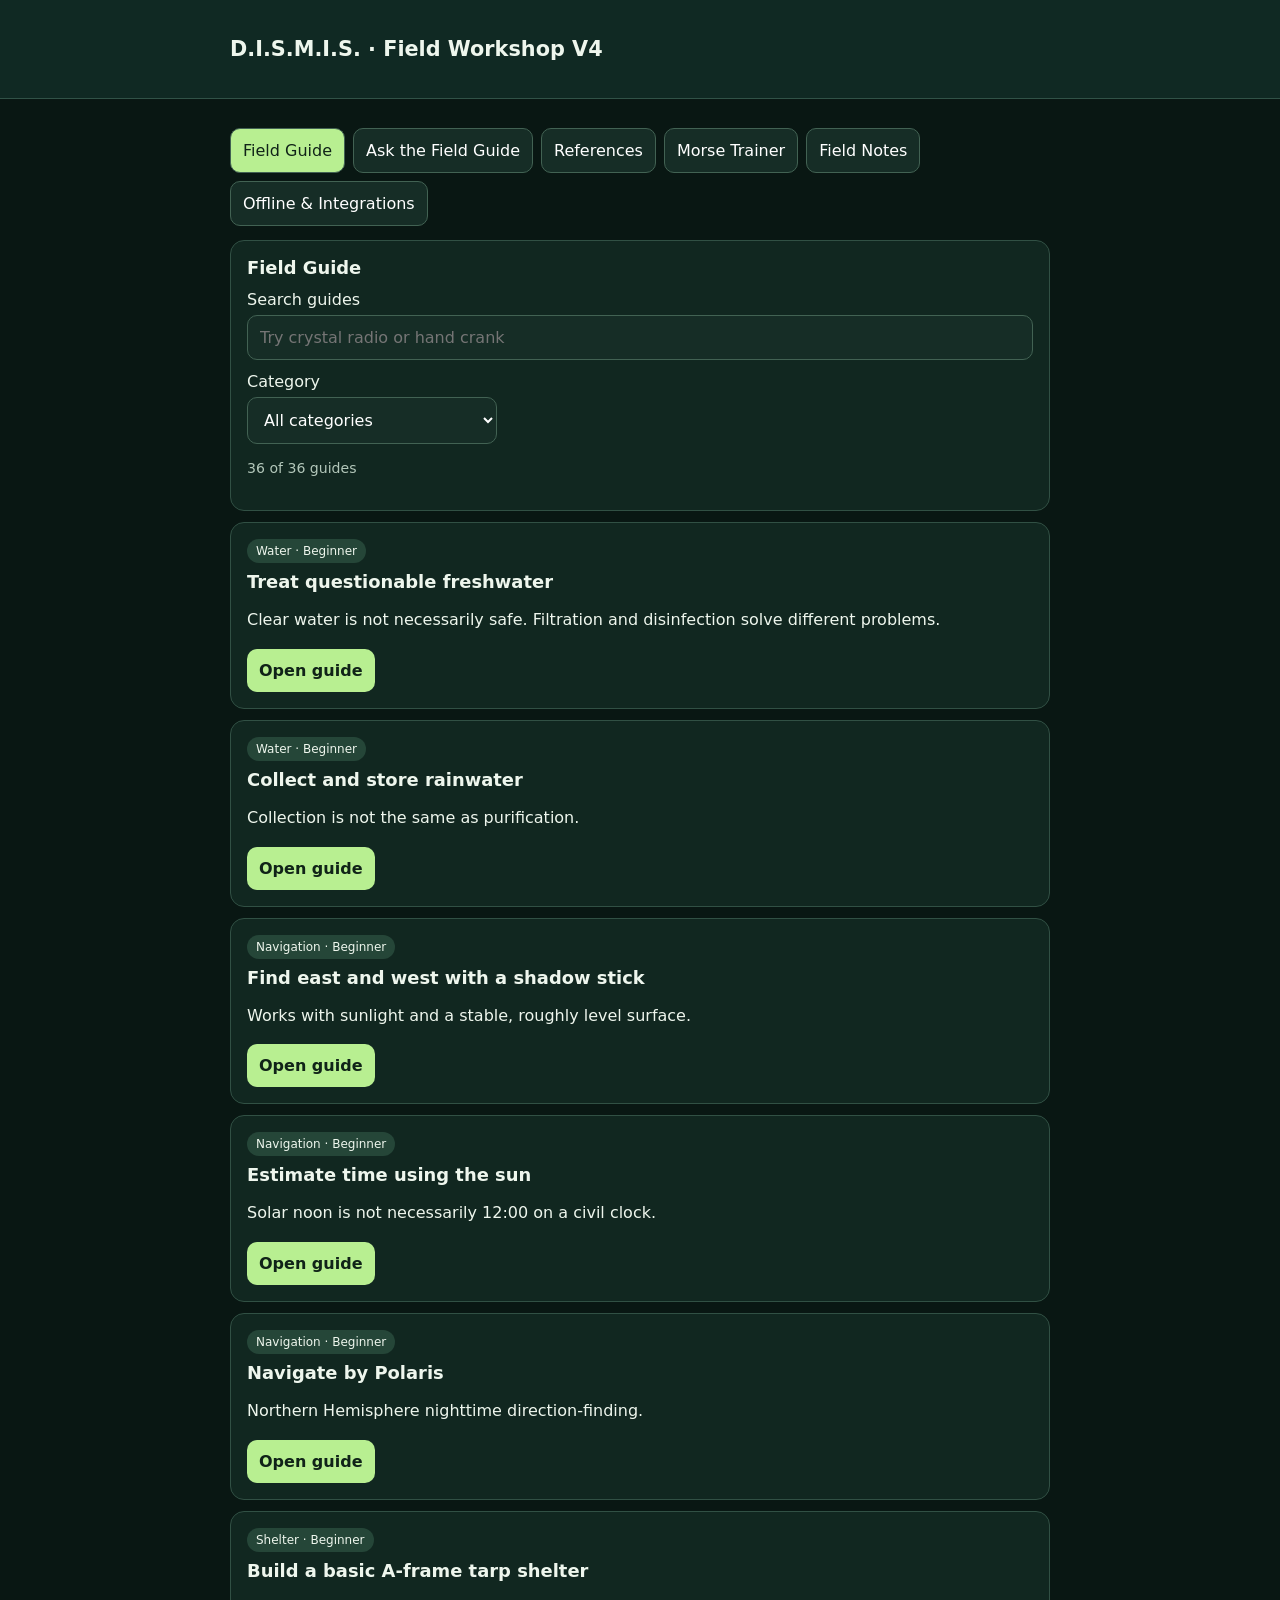
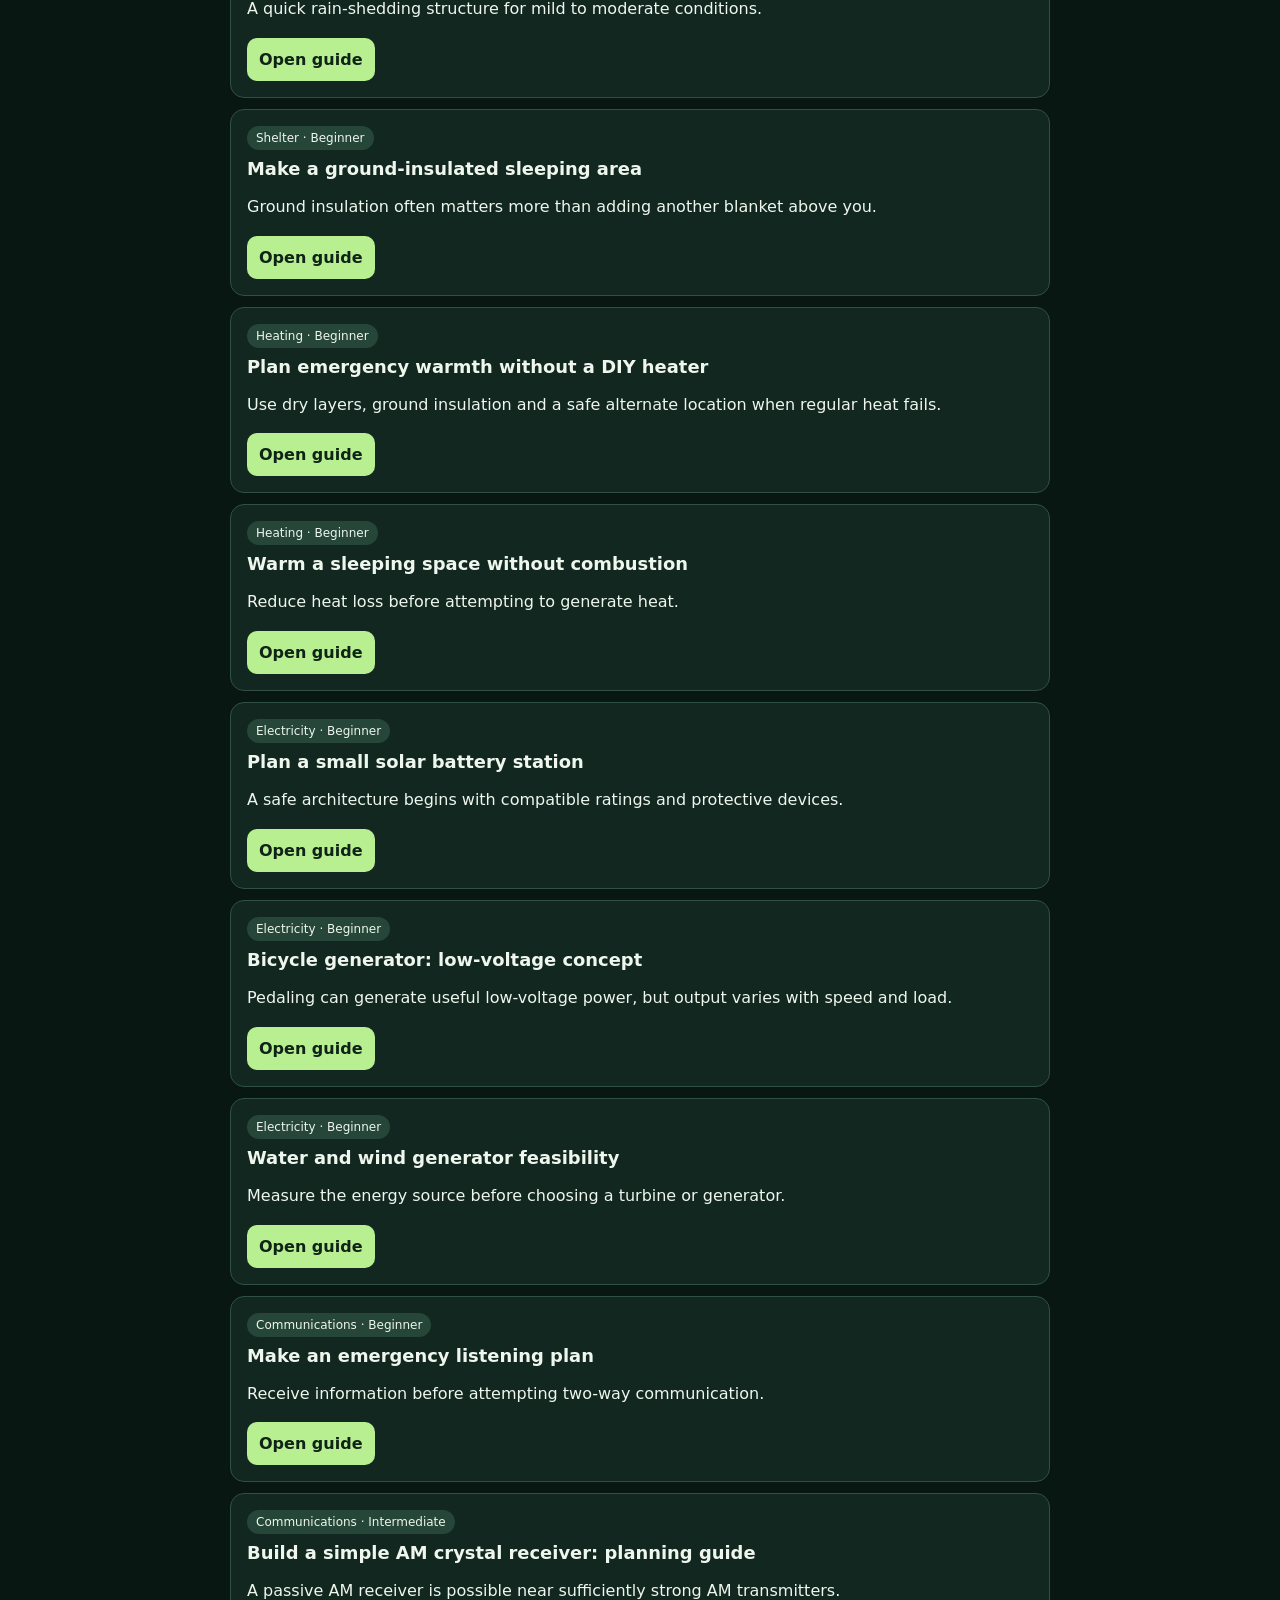
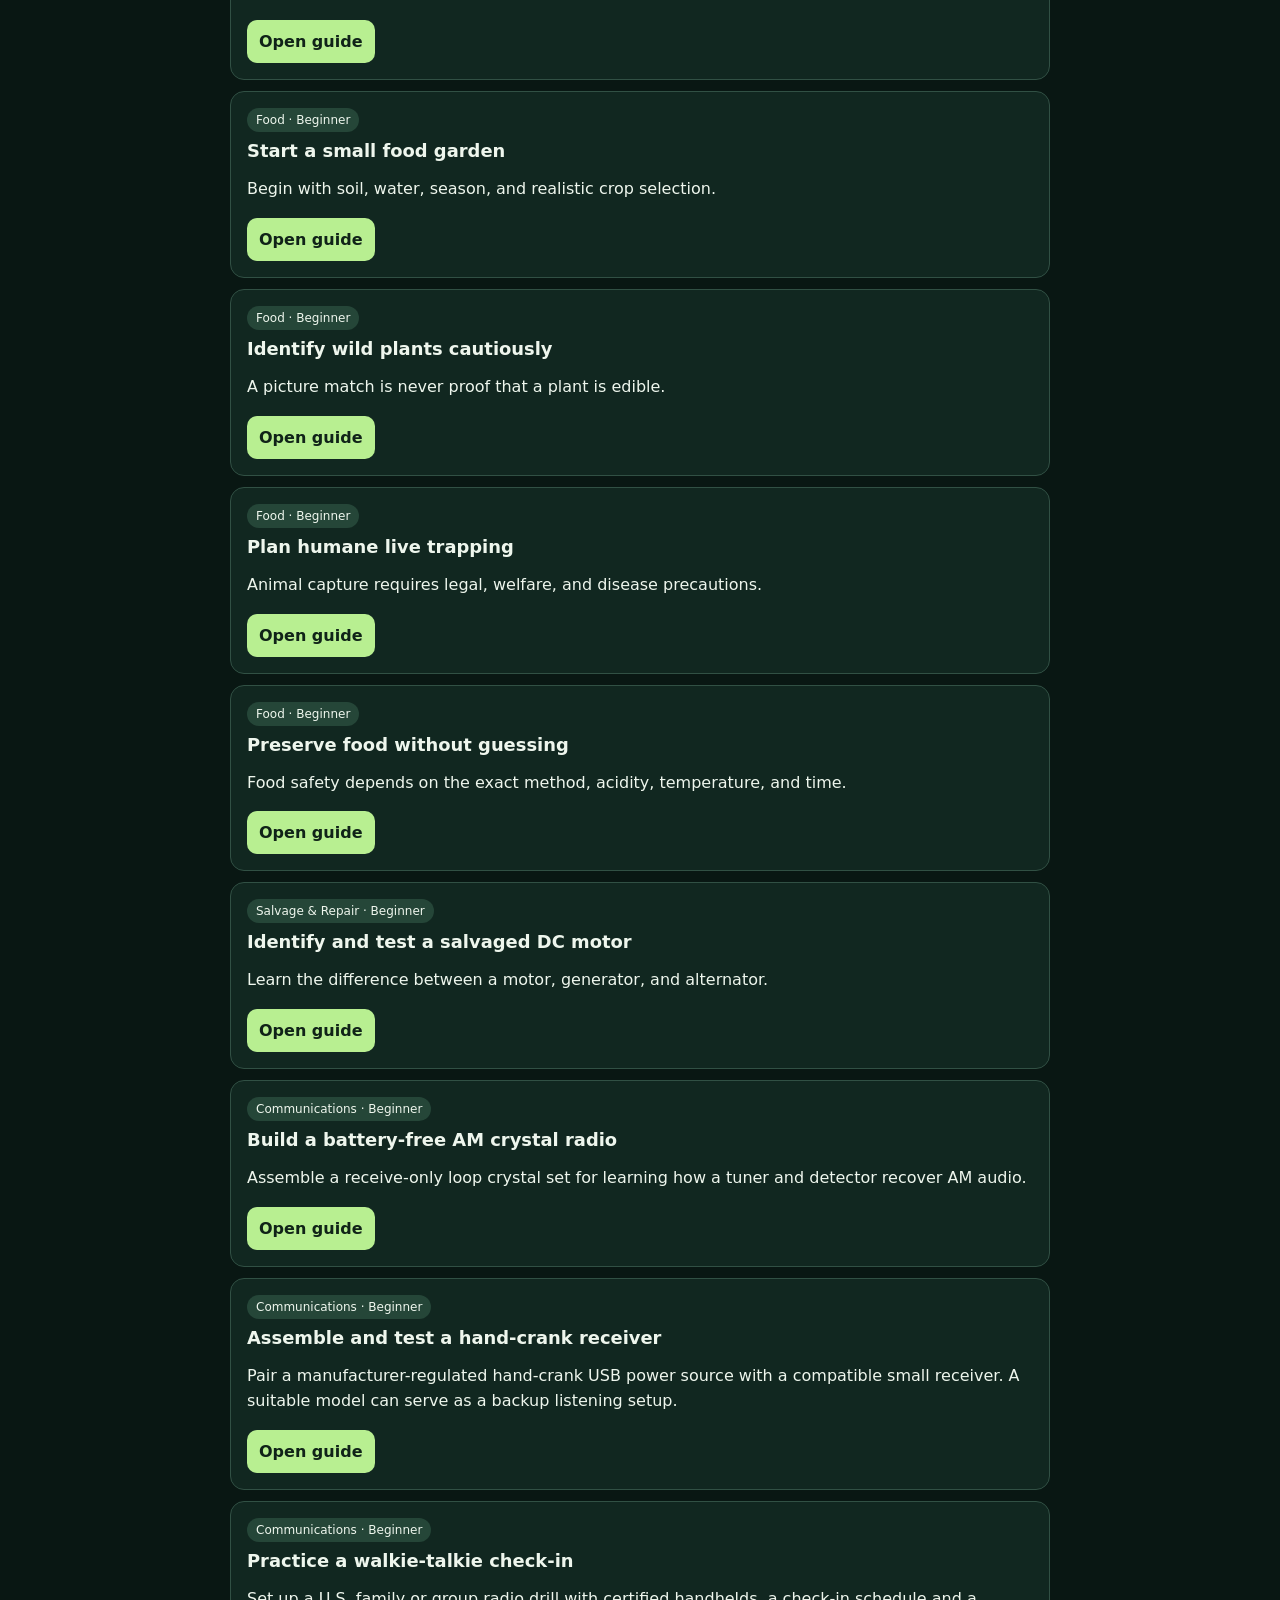
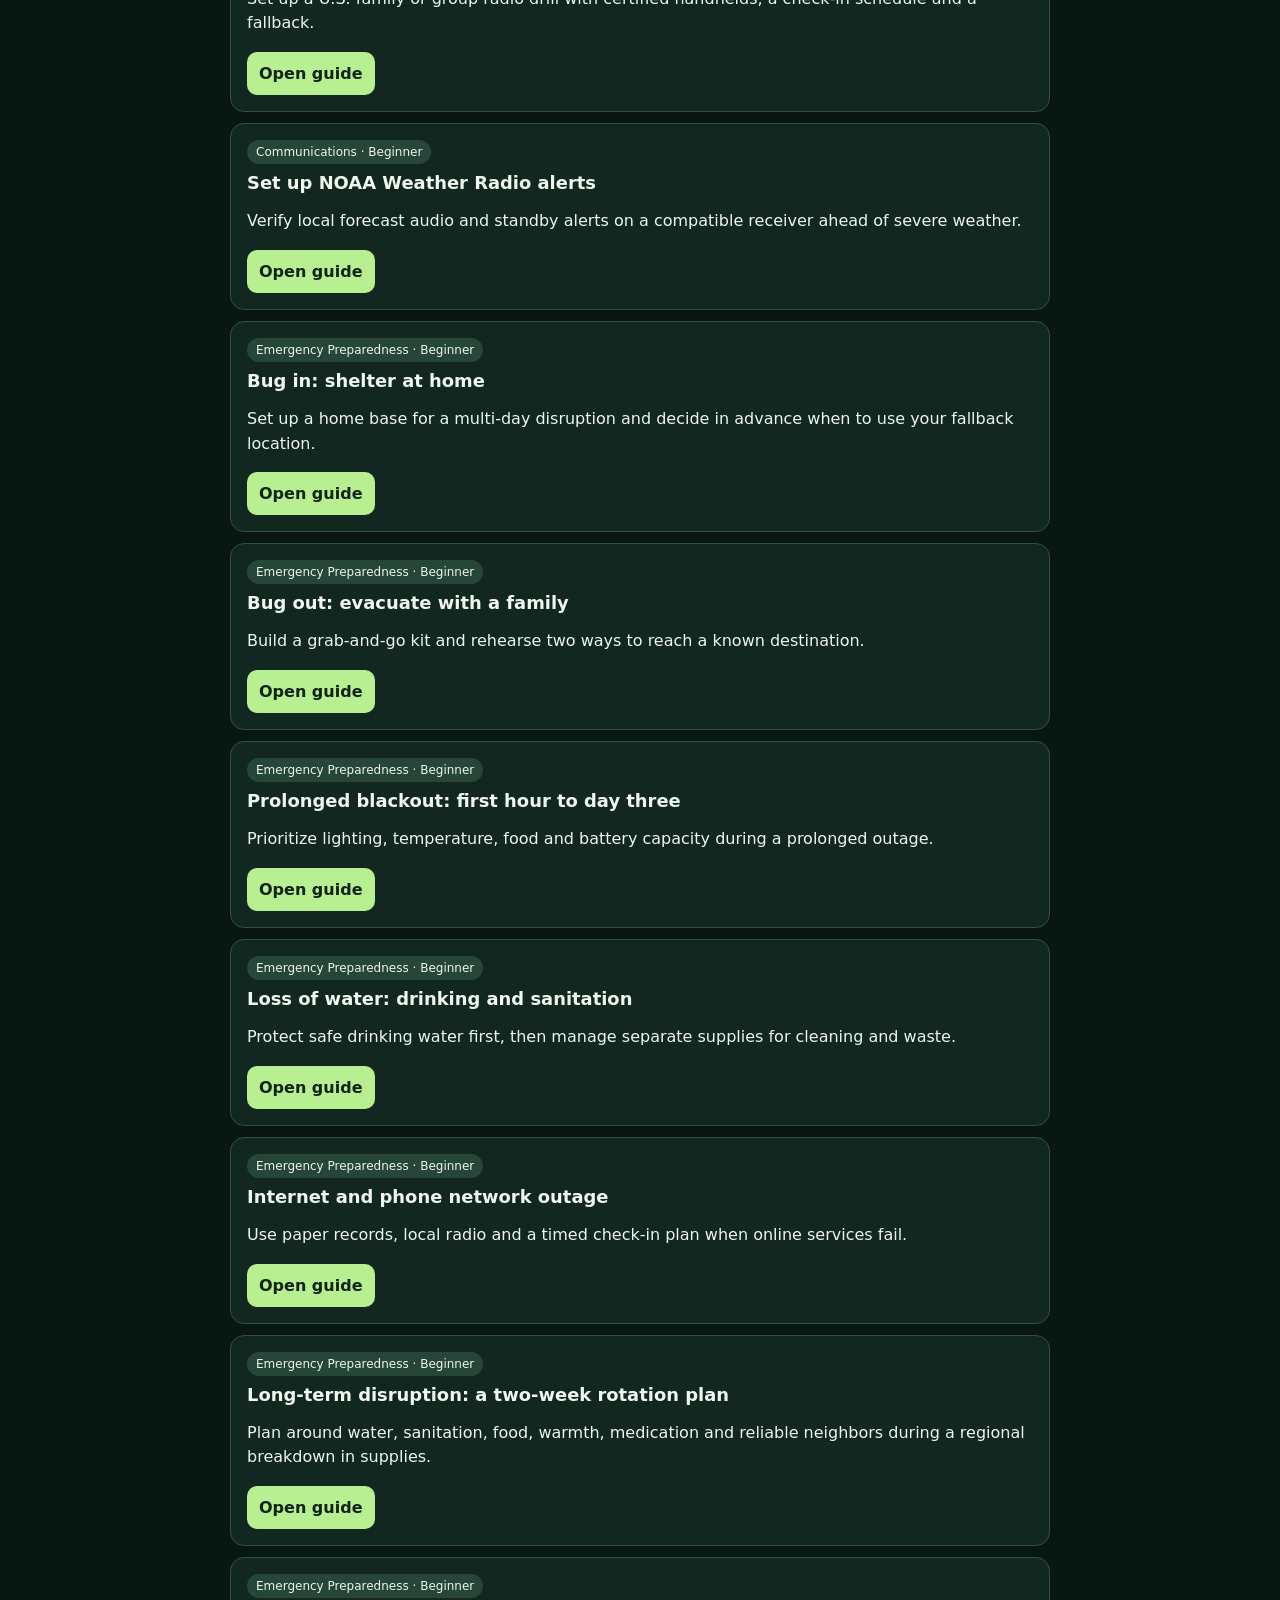
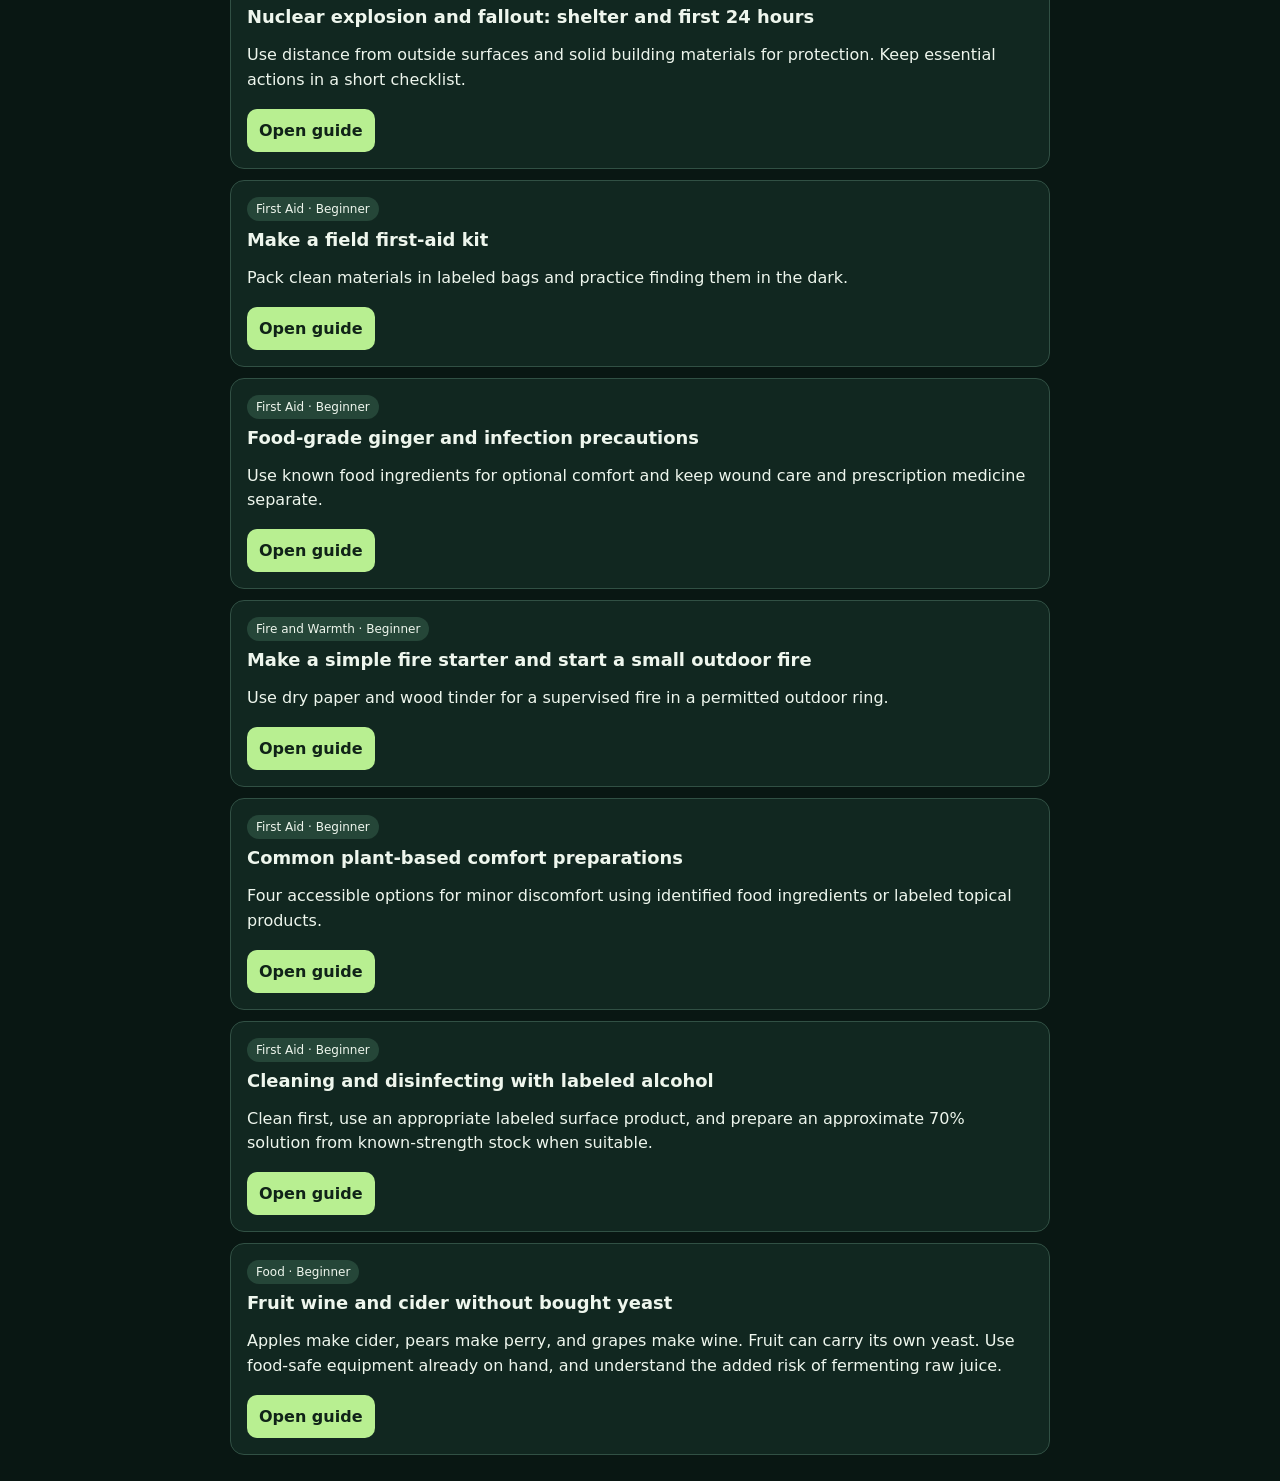
<file: index.html>
<!doctype html>
<html lang="en">
<head>
  <meta charset="utf-8">
  <meta name="viewport" content="width=device-width,initial-scale=1,viewport-fit=cover">
  <meta name="theme-color" content="#102923">
  <link rel="manifest" href="./manifest.webmanifest">
  <link rel="stylesheet" href="./styles.css">
  <title>D.I.S.M.I.S. · Field Workshop V4</title>
</head>
<body>
  <header><div class="wrap"><h1>D.I.S.M.I.S. · Field Workshop V4</h1></div></header>
  <main class="wrap">
    <nav class="tabs" aria-label="Field tools">
      <button data-view="guides" aria-pressed="true" class="on">Field Guide</button>
      <button data-view="chat" aria-pressed="false">Ask the Field Guide</button>
      <button data-view="references" aria-pressed="false">References</button>
      <button data-view="morse" aria-pressed="false">Morse Trainer</button>
      <button data-view="notes" aria-pressed="false">Field Notes</button>
      <button data-view="about" aria-pressed="false">Offline &amp; Integrations</button>
    </nav>
    <section id="main" aria-label="Field Workshop"><p>Loading guide library…</p></section>
    <noscript>Enable JavaScript to use the Field Workshop.</noscript>
  </main>
  <script type="module" src="./app.js"></script>
</body>
</html>
</file>
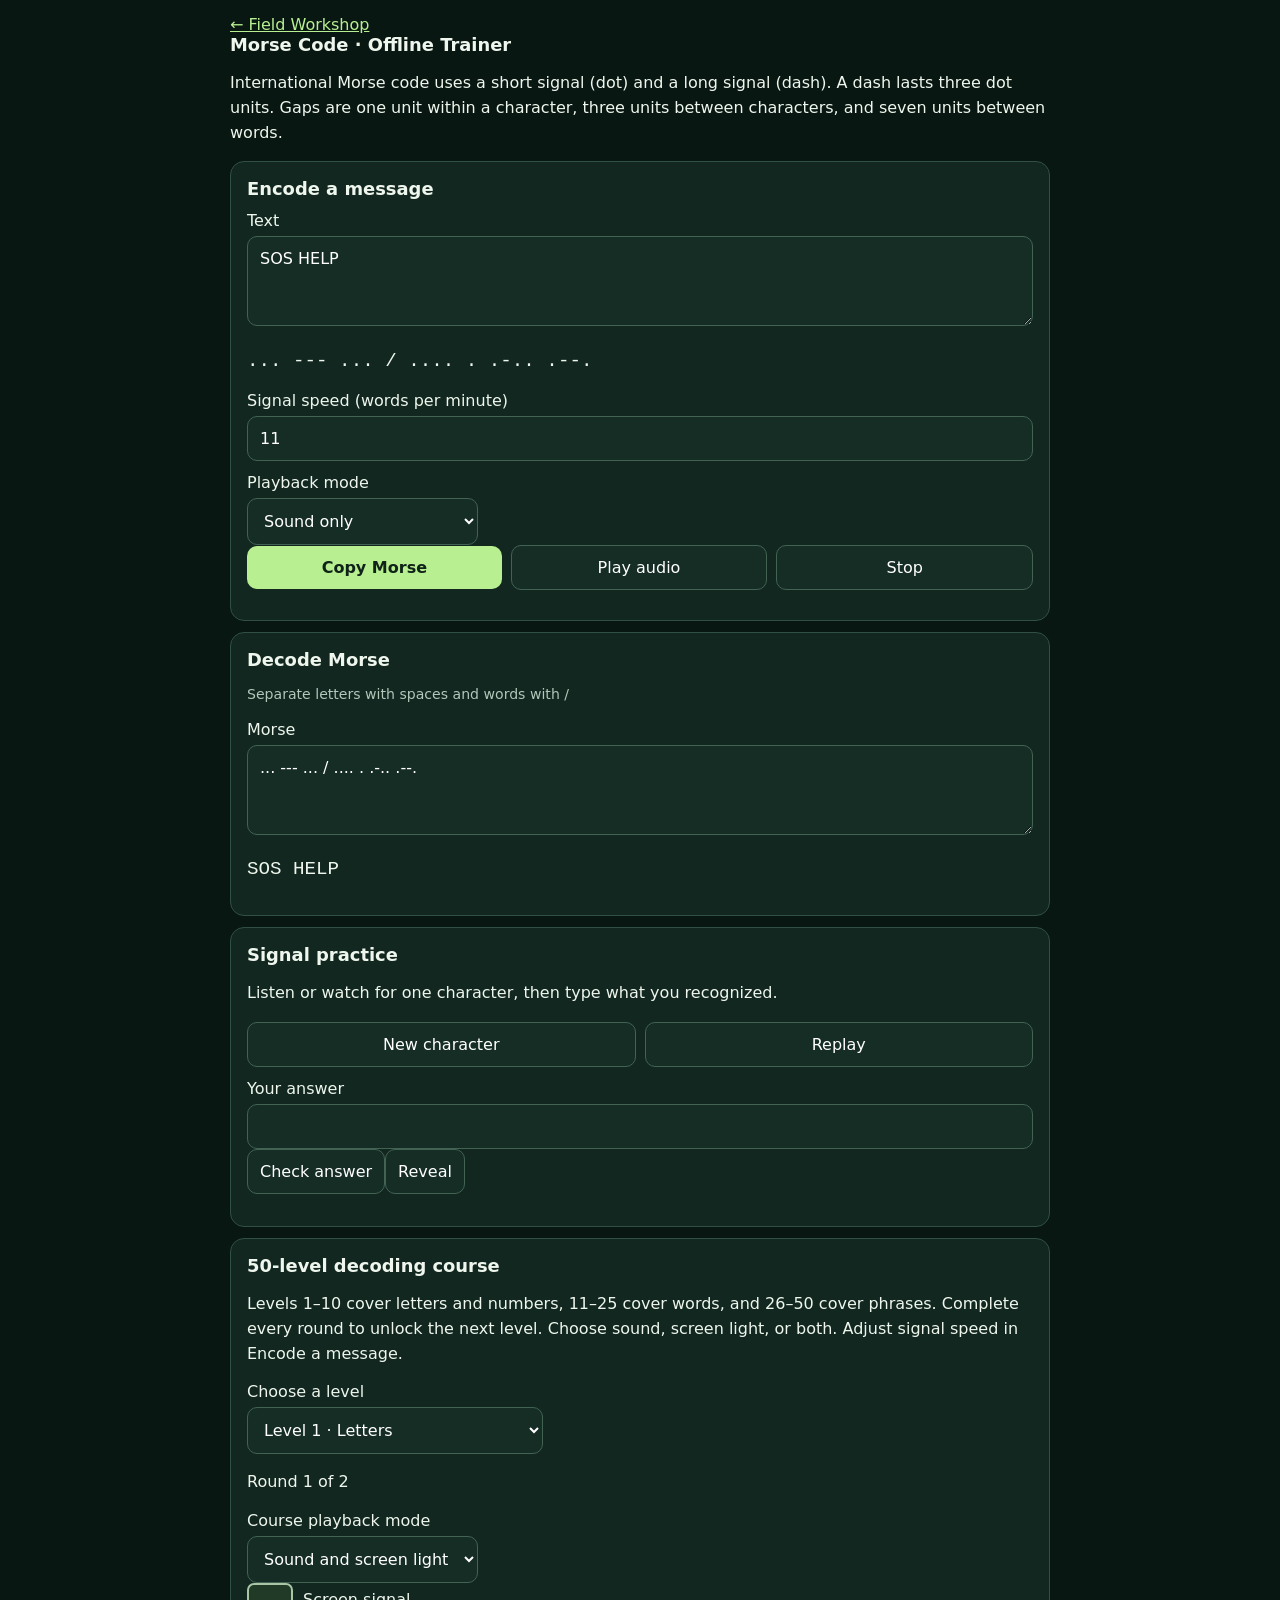
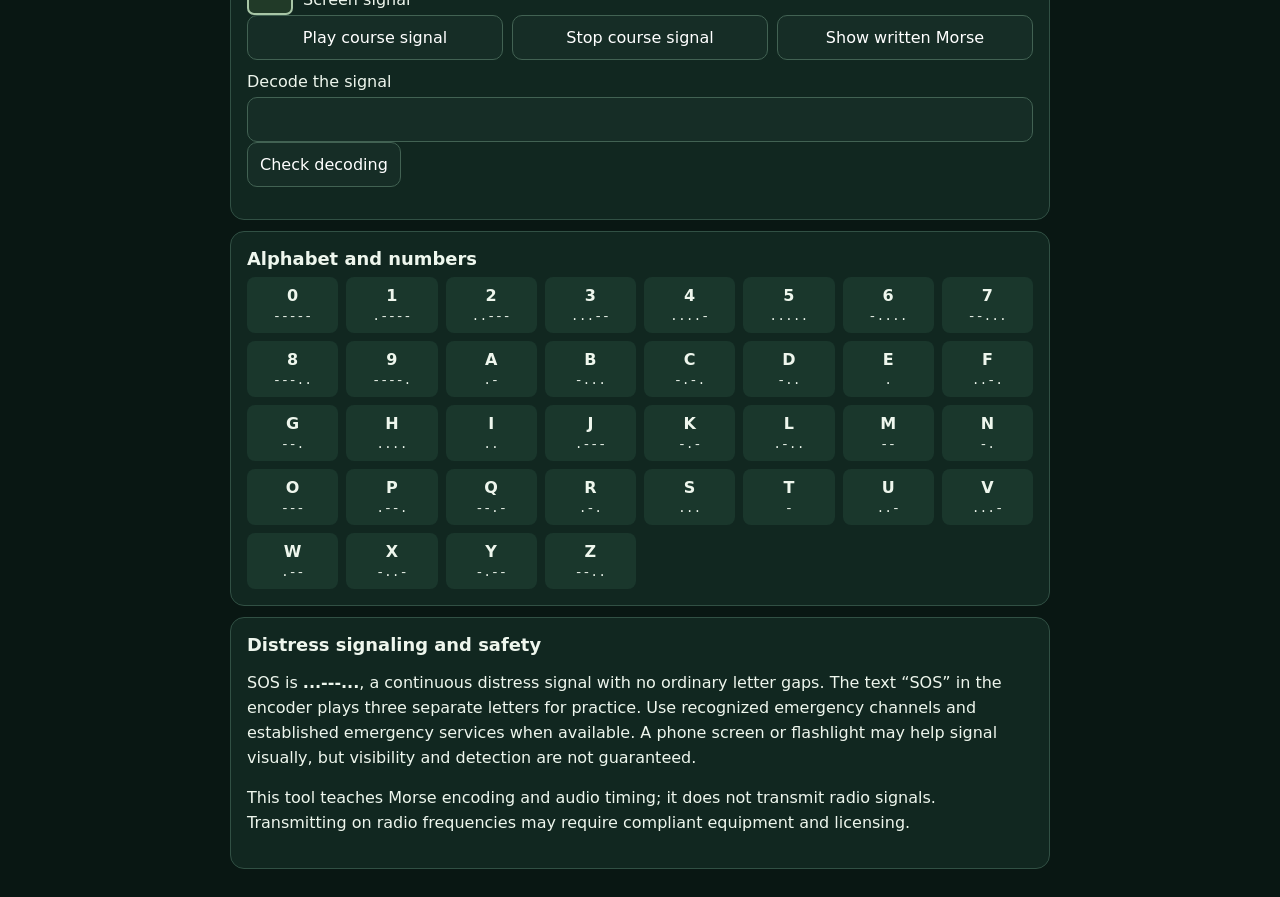
<file: morse.html>
<!doctype html>
<html lang="en">
<head>
  <meta charset="utf-8">
  <meta name="viewport" content="width=device-width,initial-scale=1">
  <meta name="theme-color" content="#102923">
  <link rel="manifest" href="./manifest.webmanifest">
  <link rel="stylesheet" href="./styles.css">
  <title>D.I.S.M.I.S. Morse Trainer</title>
</head>
<body>
  <main class="wrap"><a href="./">← Field Workshop</a><div id="morse-standalone"></div></main>
  <script type="module" src="./morse.js"></script>
</body>
</html>
</file>
<file: styles.css>
:root {
  color-scheme: dark;
  font-family: system-ui,-apple-system,sans-serif;
}

* {
  box-sizing: border-box;
}

body {
  margin: 0;
  background: #091713;
  color: #eef6ed;
}

header {
  padding: 22px 18px;
  background: #102923;
  border-bottom: 1px solid #315247;
}

h1 {
  font-size: 1.3rem;
  margin: 0;
}

.wrap {
  max-width: 850px;
  margin: auto;
  padding: 15px;
}

input,textarea,select,button {
  font: inherit;
  border-radius: 10px;
  border: 1px solid #426253;
  padding: 12px;
  background: #162d26;
  color: #fff;
}

input,textarea {
  width: 100%;
}

button {
  cursor: pointer;
}

button.primary {
  background: #b8ef91;
  color: #102318;
  border: 0;
  font-weight: 700;
}

.tabs {
  display: flex;
  gap: 8px;
  flex-wrap: wrap;
  margin: 14px 0;
}

.tabs button {
  white-space: nowrap;
}

.tabs .on {
  background: #b8ef91;
  color: #102318;
}

.card {
  background: #112720;
  border: 1px solid #315044;
  border-radius: 14px;
  padding: 16px;
  margin: 11px 0;
}

h2 {
  font-size: 1.12rem;
  margin: 0 0 8px;
}

h3 {
  font-size: 1rem;
  margin: 20px 0 7px;
}

.muted {
  color: #b3c7ba;
  font-size: .88rem;
}

.pill {
  font-size: .75rem;
  border-radius: 30px;
  background: #254638;
  padding: 5px 9px;
  display: inline-block;
  margin-bottom: 8px;
}

.row {
  display: flex;
  gap: 9px;
  align-items: center;
  flex-wrap: wrap;
}

.row>* {
  flex: 1;
}

.step {
  padding: 12px 0;
  border-bottom: 1px solid #294639;
}

.step:last-child {
  border: 0;
}

.warn {
  border-left: 3px solid #f5c16c;
  padding: 10px 13px;
  background: #30291b;
  border-radius: 6px;
}

label {
  display: block;
  margin: 12px 0 6px;
}

.back {
  margin: 4px 0 14px;
}

.check {
  display: flex;
  gap: 9px;
  align-items: start;
  padding: 7px 0;
}

.check input {
  width: auto;
  margin-top: 5px;
}

.check span {
  flex: 1;
}

:focus-visible {
  outline: 3px solid #b8ef91;
  outline-offset: 3px;
}

a {
  color: #b8ef91;
}

p,li {
  line-height: 1.55;
}

code {
  overflow-wrap: anywhere;
}

textarea {
  resize: vertical;
}

.tabs a {
  display: inline-flex;
  align-items: center;
  padding: 12px;
}

.part-grid {
  display: grid;
  grid-template-columns: repeat(auto-fit, minmax(min(100%, 235px), 1fr));
  gap: 12px;
}

.part {
  background: #0b2019;
  border: 1px solid #315044;
  border-radius: 10px;
  padding: 12px;
}

.part-photo {
  margin: 8px 0 12px;
}

.part-photo img {
  display: block;
  width: 100%;
  height: 190px;
  object-fit: contain;
  border-radius: 6px;
  background: #08130f;
}

.part-photo figcaption {
  margin-top: 8px;
  font-size: 0.85rem;
  color: #b6cabe;
  overflow-wrap: anywhere;
}

.part-photo summary {
  cursor: pointer;
  margin: 6px 0;
}

.part h4 {
  margin: 6px 0;
}

.wire {
  padding: 8px;
  overflow-wrap: anywhere;
}

.chat-match + .chat-match {
  border-top: 1px solid #315044;
  margin-top: 12px;
}

.chat-match button {
  margin: 4px 4px 4px 0;
}

.chat-photo {
  margin: 8px 0;
}

.chat-photo img {
  display: block;
  max-width: min(100%, 230px);
  max-height: 145px;
  object-fit: contain;
}

.chat-photo figcaption {
  font-size: 0.85rem;
  overflow-wrap: anywhere;
  margin-top: 5px;
}

.morse textarea {
  min-height: 90px;
}

.morse .output {
  font: 1.2rem ui-monospace, monospace;
  white-space: pre-wrap;
  overflow-wrap: anywhere;
}

.morse .grid {
  display: grid;
  grid-template-columns: repeat(auto-fit, minmax(90px, 1fr));
  gap: 8px;
}

.morse .cell {
  background: #1a372c;
  border-radius: 8px;
  padding: 9px;
  text-align: center;
}

.morse .cell code {
  display: block;
  margin-top: 4px;
}

.morse-signal:not([hidden]) {
  display: flex;
  align-items: center;
  gap: 10px;
}

.signal-light {
  width: 46px;
  height: 32px;
  border: 2px solid #a8c6a6;
  border-radius: 7px;
  background: #213a28;
}

.signal-light.is-lit {
  background: #b8ef91;
}
</file>
